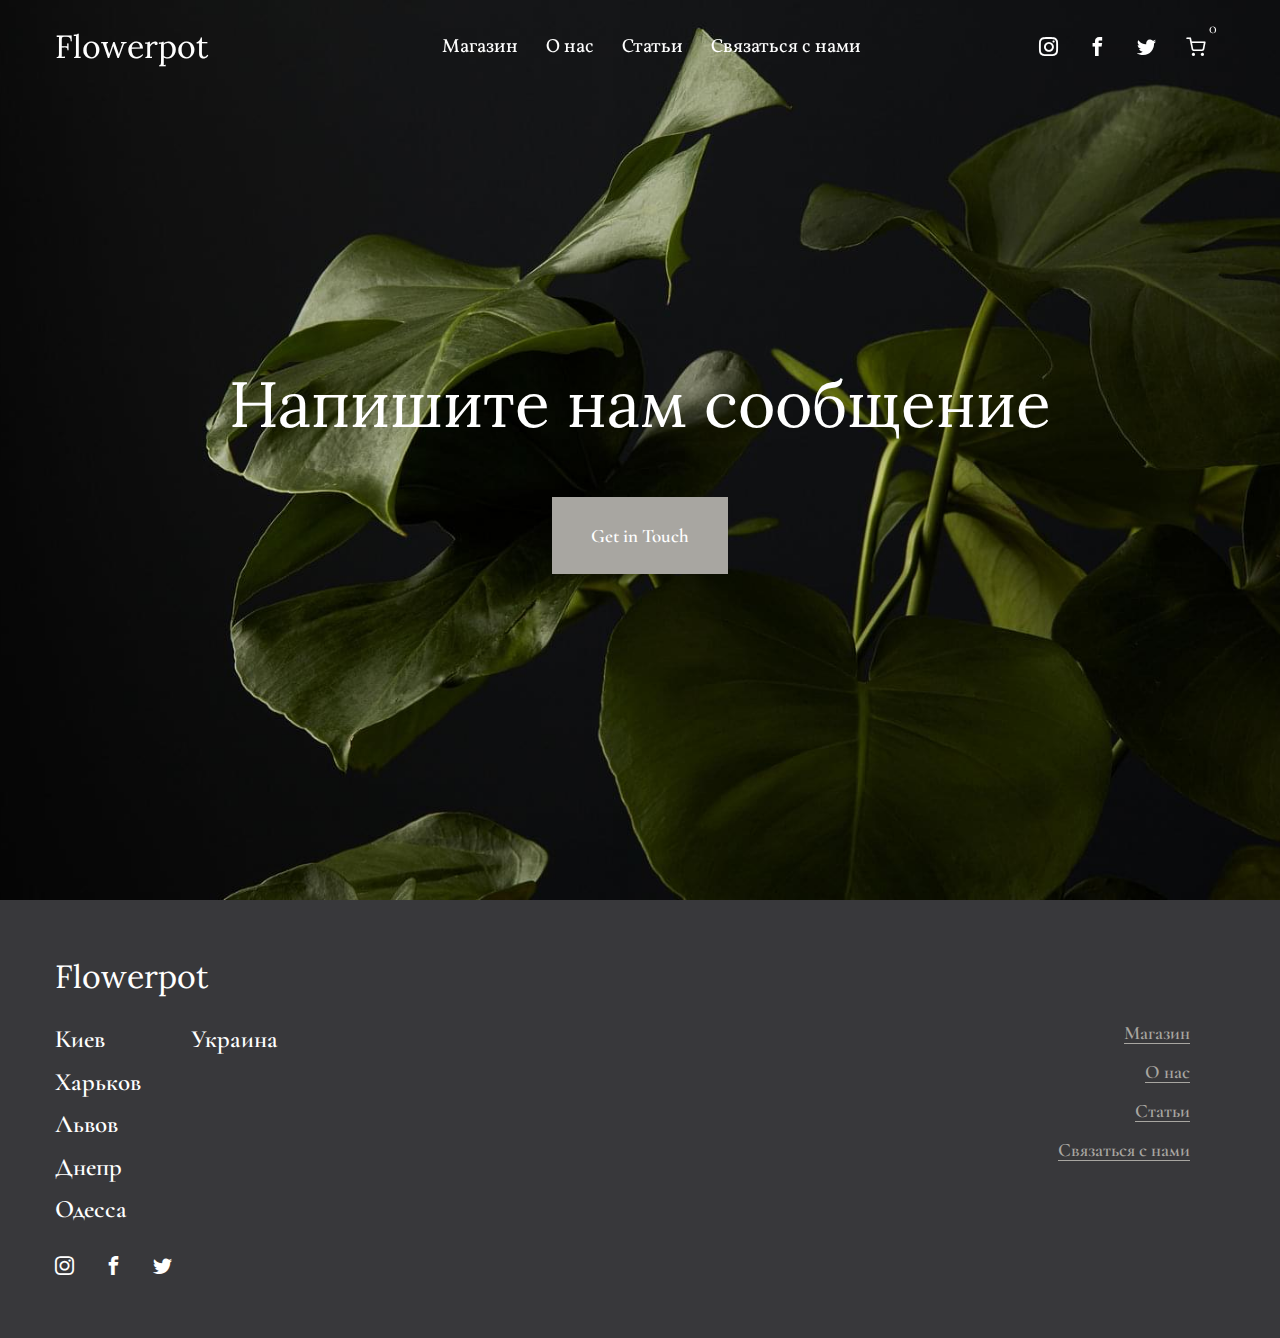
<file: index.html>
<!DOCTYPE html>
<html lang="en">
<head>
    <meta charset="UTF-8">
    <meta http-equiv="X-UA-Compatible" content="IE=edge">
    <meta name="viewport" content="width=device-width, initial-scale=1.0">
    <link rel="stylesheet" href="fonts/icomoon1/style.css">
    <link href="https://fonts.googleapis.com/css2?family=Lora:wght@400;500;600;700&display=swap" rel="stylesheet">
    <link href="https://fonts.googleapis.com/css2?family=Vollkorn:wght@400;500;600;700&display=swap" rel="stylesheet">
    <link href="https://fonts.googleapis.com/css2?family=Cormorant+Garamond:wght@400;500;600;700&display=swap" rel="stylesheet">
    <link rel="stylesheet" href="css/style-contact.css">
    <title>Document</title>
</head>
<body>
    <div class="wrapper">
        
        <div class="menu-body">
            <div class="menu-body-container">
            </div>
        </div>
        <main class="main">
            <div class="header">
                <div class="header-container">
                    <div class="menu-icon">
                        <span></span>
                    </div>
                    <div class="header-logo">
                        <a href="#" class="header-logo-a">Flowerpot</a>
                    </div>
                    <nav class="header-navigation _anim-items _anim-initial" data-da=".menu-body-container,768,0">
                        <ul class="header-navigation-ul">
                            <li class="header-navigation-li">
                                <a href="#" class="header-navigation-a">Магазин</a>
                            </li>
                            <li class="header-navigation-li">
                                <a href="#" class="header-navigation-a">О нас</a>
                            </li>
                            <li class="header-navigation-li">
                                <a href="#" class="header-navigation-a">Статьи</a>
                            </li>
                            <li class="header-navigation-li">
                                <a href="#" class="header-navigation-a">Связаться с нами</a>
                            </li>
                        </ul>
                    </nav>
                    <div class="header-right">
                        <nav class="header-networks _anim-items _anim-initial" data-da=".menu-body-container,768,1">
                            <ul class="header-networks-ul">
                                <li class="header-networks-li">
                                    <a href="#" class="header-networks-a icon-instagram"></a>
                                </li>
                                <li class="header-networks-li">
                                    <a href="#" class="header-networks-a icon-facebook"></a>
                                </li>
                                <li class="header-networks-li">
                                    <a href="#" class="header-networks-a icon-twitter"></a>
                                </li>
                            </ul>
                        </nav>
                        <div class="header-basket">
                            <a href="#" class="header-basket-icon icon-shopping-cart"></a>
                            <div class="header-basket-count">
                                <span>0</span>
                            </div>
                        </div>
                    </div>
                </div>       
            </div>
           <div class="block1 ibg">
               <picture><source srcset="img/img-contact/img-bacground.webp" type="image/webp"><img src="img/img-contact/img-bacground.jpg" class="ibg-img" alt=""></picture>
               <div class="block1-container">
                    <div class="block1-title">Напишите нам сообщение</div>
                    <button class="block1-button">Get in Touch</button>
               </div>
           </div>
           <div class="popup">
               <div class="popup-body">
                   <div class="popup-content">
                       <div class="popup-top">
                            <div class="popup-title">Связаться с нами</div>
                            <a href="#" class="popup-close">&times;</a>
                       </div>
                       
                       <form action="#" class="popup-form">
                           <div class="inputs-name">
                               <div class="inputs-name-title">Имя/Фамилия *</div>
                               <div class="inputs-name-place">
                                   <div class="input-name-container">
                                        <div class="input-border">
                                            <input class="input-name-item"/>
                                        </div>
                                       <span class="span-name">Ваше имя</span>
                                   </div>
                                   <div class="input-name-container">
                                    <div class="input-border">
                                        <input class="input-name-item"/>
                                    </div>
                                    <span class="span-name">Ваша фамилия</span>
                                </div>
                               </div>
                           </div>
                           <div class="input-email-container">
                                <div class="inputs-name-title">Ваш email *</div>
                                <div class="input-border">
                                    <input type="email" class="input-name-item input-email-item"/>
                                </div>    
                           </div>
                            <div class="input-message-container">
                                <div class="inputs-name-title">Ваше сообщение *</div>
                                <div class="input-border">
                                    <textarea class="textarea-message input-name-item"></textarea>
                                </div>
                            </div>
                            <button  class="form-button">Отправить</button>
                       </form>
                   </div>
               </div>
           </div>
        </main>
        <footer class="footer">
            <div class="footer-container">
                <div class="header-logo footer-logo">
                    <a class="header-logo-a">Flowerpot</a>
                </div>
                <div class="footer-center">
                    <div class="footer-left">
                        <div class="footer-location">
                            <div class="footer-cities">
                                <div class="footer-city">Киев</div>
                                <div class="footer-city">Харьков</div>
                                <div class="footer-city">Львов</div>
                                <div class="footer-city">Днепр</div>
                                <div class="footer-city">Одесса</div>
                            </div>
                            <div class="footer-Ukraine">Украина</div>
                        </div>
                        <nav class="header-networks footer-networks">
                            <ul class="header-networks-ul footer-networks-ul">
                                <li class="header-networks-li">
                                    <a class="header-networks-a icon-instagram"></a>
                                </li>
                                <li class="header-networks-li">
                                    <a class="header-networks-a icon-facebook"></a>
                                </li>
                                <li class="header-networks-li">
                                    <a class="header-networks-a icon-twitter"></a>
                                </li>
                            </ul>
                        </nav>
                    </div>
                    <div class="footer-right">
                        <nav class="footer-navigation">
                            <ul class="footer-navigation-ul">
                                <li class="footer-navigation-li">
                                    <a class="footer-navigation-a">Магазин</a>
                                </li>
                                <li class="footer-navigation-li">
                                    <a class="footer-navigation-a">О нас</a>
                                </li>
                                <li class="footer-navigation-li">
                                    <a class="footer-navigation-a">Статьи</a>
                                </li>
                                <li class="footer-navigation-li">
                                    <a class="footer-navigation-a">Связаться с нами</a>
                                </li>
                            </ul>
                        </nav>
                    </div>
                </div>
            </div>
        </footer>
    </div>
    <script src="js/app-contact.js"></script>
</body>
</html>
</file>
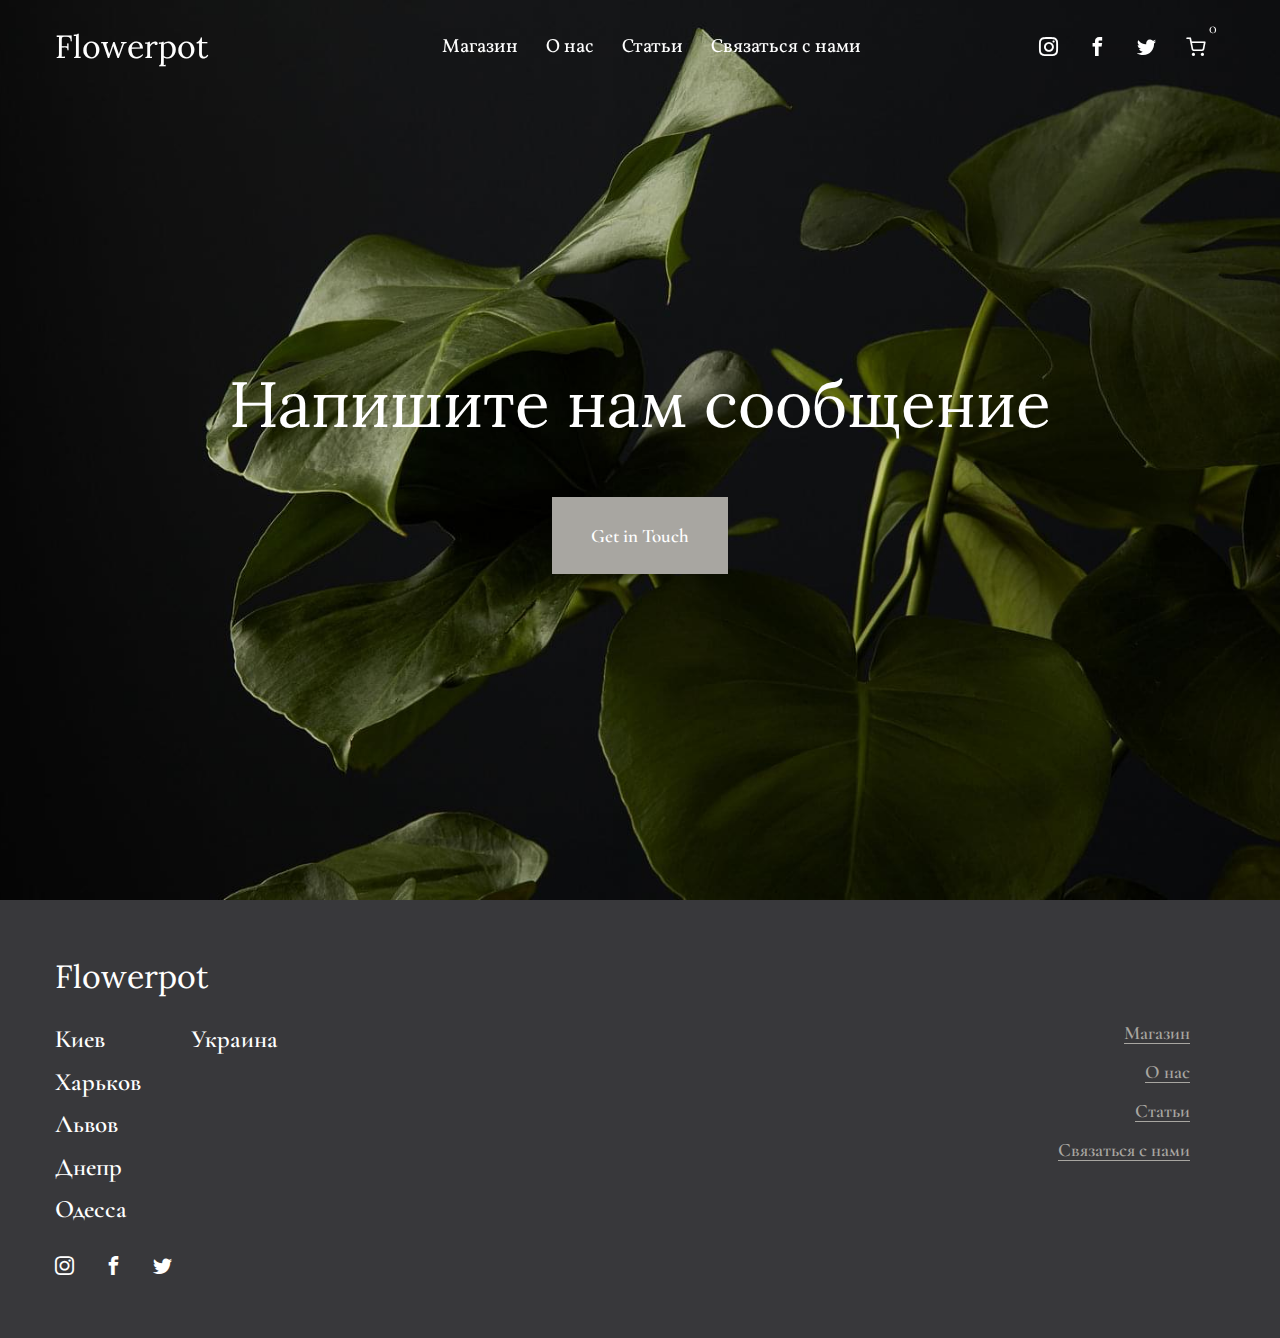
<file: contact.html>
<!DOCTYPE html>
<html lang="en">
<head>
    <meta charset="UTF-8">
    <meta http-equiv="X-UA-Compatible" content="IE=edge">
    <meta name="viewport" content="width=device-width, initial-scale=1.0">
    <link rel="stylesheet" href="fonts/icomoon1/style.css">
    <link href="https://fonts.googleapis.com/css2?family=Lora:wght@400;500;600;700&display=swap" rel="stylesheet">
    <link href="https://fonts.googleapis.com/css2?family=Vollkorn:wght@400;500;600;700&display=swap" rel="stylesheet">
    <link href="https://fonts.googleapis.com/css2?family=Cormorant+Garamond:wght@400;500;600;700&display=swap" rel="stylesheet">
    <link rel="stylesheet" href="css/style-contact.css">
    <title>Document</title>
</head>
<body>
    <div class="wrapper">
        
        <div class="menu-body">
            <div class="menu-body-container">
            </div>
        </div>
        <main class="main">
            <div class="header">
                <div class="header-container">
                    <div class="menu-icon">
                        <span></span>
                    </div>
                    <div class="header-logo">
                        <a href="/index.html" class="header-logo-a">Flowerpot</a>
                    </div>
                    <nav class="header-navigation _anim-items _anim-initial" data-da=".menu-body-container,768,0">
                        <ul class="header-navigation-ul">
                            <li class="header-navigation-li">
                                <a href="/shop.html" class="header-navigation-a">Магазин</a>
                            </li>
                            <li class="header-navigation-li">
                                <a href="/story.html" class="header-navigation-a">О нас</a>
                            </li>
                            <li class="header-navigation-li">
                                <a href="/journal.html" class="header-navigation-a">Статьи</a>
                            </li>
                            <li class="header-navigation-li">
                                <a href="/contact.html" class="header-navigation-a">Связаться с нами</a>
                            </li>
                        </ul>
                    </nav>
                    <div class="header-right">
                        <nav class="header-networks _anim-items _anim-initial" data-da=".menu-body-container,768,1">
                            <ul class="header-networks-ul">
                                <li class="header-networks-li">
                                    <a href="#" class="header-networks-a icon-instagram"></a>
                                </li>
                                <li class="header-networks-li">
                                    <a href="#" class="header-networks-a icon-facebook"></a>
                                </li>
                                <li class="header-networks-li">
                                    <a href="#" class="header-networks-a icon-twitter"></a>
                                </li>
                            </ul>
                        </nav>
                        <div class="header-basket">
                            <a href="#" class="header-basket-icon icon-shopping-cart"></a>
                            <div class="header-basket-count">
                                <span>0</span>
                            </div>
                        </div>
                    </div>
                </div>       
            </div>
           <div class="block1 ibg">
               <picture><source srcset="img/img-contact/img-bacground.webp" type="image/webp"><img src="img/img-contact/img-bacground.jpg" class="ibg-img" alt=""></picture>
               <div class="block1-container">
                    <div class="block1-title">Напишите нам сообщение</div>
                    <button class="block1-button">Get in Touch</button>
               </div>
           </div>
           <div class="popup">
               <div class="popup-body">
                   <div class="popup-content">
                       <div class="popup-top">
                            <div class="popup-title">Связаться с нами</div>
                            <a href="#" class="popup-close">&times;</a>
                       </div>
                       
                       <form action="#" class="popup-form">
                           <div class="inputs-name">
                               <div class="inputs-name-title">Имя/Фамилия *</div>
                               <div class="inputs-name-place">
                                   <div class="input-name-container">
                                        <div class="input-border">
                                            <input class="input-name-item"/>
                                        </div>
                                       <span class="span-name">Ваше имя</span>
                                   </div>
                                   <div class="input-name-container">
                                    <div class="input-border">
                                        <input class="input-name-item"/>
                                    </div>
                                    <span class="span-name">Ваша фамилия</span>
                                </div>
                               </div>
                           </div>
                           <div class="input-email-container">
                                <div class="inputs-name-title">Ваш email *</div>
                                <div class="input-border">
                                    <input type="email" class="input-name-item input-email-item"/>
                                </div>    
                           </div>
                            <div class="input-message-container">
                                <div class="inputs-name-title">Ваше сообщение *</div>
                                <div class="input-border">
                                    <textarea class="textarea-message input-name-item"></textarea>
                                </div>
                            </div>
                            <button  class="form-button">Отправить</button>
                       </form>
                   </div>
               </div>
           </div>
        </main>
        <footer class="footer">
            <div class="footer-container">
                <div class="header-logo footer-logo">
                    <a class="header-logo-a">Flowerpot</a>
                </div>
                <div class="footer-center">
                    <div class="footer-left">
                        <div class="footer-location">
                            <div class="footer-cities">
                                <div class="footer-city">Киев</div>
                                <div class="footer-city">Харьков</div>
                                <div class="footer-city">Львов</div>
                                <div class="footer-city">Днепр</div>
                                <div class="footer-city">Одесса</div>
                            </div>
                            <div class="footer-Ukraine">Украина</div>
                        </div>
                        <nav class="header-networks footer-networks">
                            <ul class="header-networks-ul footer-networks-ul">
                                <li class="header-networks-li">
                                    <a class="header-networks-a icon-instagram"></a>
                                </li>
                                <li class="header-networks-li">
                                    <a class="header-networks-a icon-facebook"></a>
                                </li>
                                <li class="header-networks-li">
                                    <a class="header-networks-a icon-twitter"></a>
                                </li>
                            </ul>
                        </nav>
                    </div>
                    <div class="footer-right">
                        <nav class="footer-navigation">
                            <ul class="footer-navigation-ul">
                                <li class="footer-navigation-li">
                                    <a class="footer-navigation-a">Магазин</a>
                                </li>
                                <li class="footer-navigation-li">
                                    <a class="footer-navigation-a">О нас</a>
                                </li>
                                <li class="footer-navigation-li">
                                    <a class="footer-navigation-a">Статьи</a>
                                </li>
                                <li class="footer-navigation-li">
                                    <a class="footer-navigation-a">Связаться с нами</a>
                                </li>
                            </ul>
                        </nav>
                    </div>
                </div>
            </div>
        </footer>
    </div>
    <script src="js/app-contact.js"></script>
</body>
</html>
</file>
<file: fonts/icomoon1/style.css>
@font-face {
  font-family: 'icomoon1';
  src:  url('fonts/icomoon1.eot?fzxzox');
  src:  url('fonts/icomoon1.eot?fzxzox#iefix') format('embedded-opentype'),
    url('fonts/icomoon1.ttf?fzxzox') format('truetype'),
    url('fonts/icomoon1.woff?fzxzox') format('woff'),
    url('fonts/icomoon1.svg?fzxzox#icomoon1') format('svg');
  font-weight: normal;
  font-style: normal;
  font-display: block;
}

[class^="icon-"], [class*=" icon-"] {
  /* use !important to prevent issues with browser extensions that change fonts */
  font-family: 'icomoon1' !important;
  speak: never;
  font-style: normal;
  font-weight: normal;
  font-variant: normal;
  text-transform: none;
  line-height: 1;

  /* Better Font Rendering =========== */
  -webkit-font-smoothing: antialiased;
  -moz-osx-font-smoothing: grayscale;
}

.icon-twitter:before {
  content: "\ea96";
}
.icon-facebook:before {
  content: "\ea90";
}
.icon-instagram:before {
  content: "\ea92";
}
.icon-shopping-cart:before {
  content: "\e900";
}
</file>
<file: css/style-contact.css>
@charset "UTF-8";

/*Обнуление*/

* {
  padding: 0;
  /*Видаляємо всі відступи і межі*/
  margin: 0;
  /* - це звернення до всіх тегів на сторінці*/
  border: 0;
}

*,
*:before,
*:after {
  /*міняє пілрахунок ширини блока так щоб було зручніше верстати*/
  -webkit-box-sizing: border-box;
  box-sizing: border-box;
}

:focus,
:active {
  outline: none;
}

/*прибираємо лінії обводки в деяких браузерах*/

a:focus,
a:active {
  outline: none;
}

nav,
footer,
header,
aside {
  display: block;
}

/*перечисляємо деякі хтмл теги і додаємо їм значення блок, що робить їх блочними*/

html,
body {
  /*прирівнюємо поведінку шрифтів і елементів для різних браузерів*/
  height: 100%;
  width: 100%;
  font-size: 100%;
  line-height: 1;
  font-size: 14px;
  -ms-text-size-adjust: 100%;
  -moz-text-size-adjust: 100%;
  -webkit-text-size-adjust: 100%;
}

input,
button,
textarea {
  font-family: inherit;
}

/*наслідування сімейства шрифта*/

input::-ms-clear {
  display: none;
}

/*прибираєть хрестик в інтернет експлорері*/

button {
  cursor: pointer;
}

button::-moz-focus-inner {
  padding: 0;
  border: 0;
}

a,
a:visited {
  text-decoration: none;
}

a:hover {
  text-decoration: none;
}

ul li {
  list-style: none;
}

img {
  vertical-align: top;
}

h1,
h2,
h3,
h4,
h5,
h6 {
  font-size: inherit;
  font-weight: 400;
}

/*обнуляємо всі заголовки*/

/*--------------------*/

.ibg {
  background-position: center;
  background-size: cover;
  background-repeat: no-repeat;
  position: relative;
}

.ibg-img {
  width: 0;
  height: 0;
  position: absolute;
  top: 0;
  left: 0;
  opacity: 0;
  visibility: hidden;
}

/*--------------------*/

/*--------------------*/

body._lock {
  overflow: hidden;
}

.wrapper {
  min-height: 100vh;
  display: -webkit-box;
  display: -ms-flexbox;
  display: flex;
  -webkit-box-orient: vertical;
  -webkit-box-direction: normal;
      -ms-flex-direction: column;
          flex-direction: column;
}

.header {
  padding: 31px 0px;
  width: 100%;
  position: fixed;
  top: 0%;
  z-index: 110;
  -webkit-transition: top 0.3s ease-in-out;
  -o-transition: top 0.3s ease-in-out;
  transition: top 0.3s ease-in-out;
  -webkit-transition: background-color 0.4s ease-in-out;
  -o-transition: background-color 0.4s ease-in-out;
  transition: background-color 0.4s ease-in-out;
  background-color: rgba(0, 0, 0, 0);
}

.header.hide {
  top: -35%;
  -webkit-transition: top 0.6s ease-in-out;
  -o-transition: top 0.6s ease-in-out;
  transition: top 0.6s ease-in-out;
}

.header.blackBackground {
  background-color: rgba(0, 0, 0, 0.5);
}

.header-container {
  width: 1170px;
  margin: 0 auto;
  display: -webkit-box;
  display: -ms-flexbox;
  display: flex;
  -webkit-box-pack: justify;
      -ms-flex-pack: justify;
          justify-content: space-between;
  -webkit-box-align: center;
      -ms-flex-align: center;
          align-items: center;
}

.menu-icon {
  display: none;
}

.menu-icon span,
.menu-icon:before,
.menu-icon:after {
  left: 0;
  position: absolute;
  height: 10%;
  width: 100%;
  -webkit-transition: all 0.3s ease 0s;
  -o-transition: all 0.3s ease 0s;
  transition: all 0.3s ease 0s;
  background-color: #ffffff;
}

.menu-icon:before,
.menu-icon:after {
  content: "";
}

.menu-icon:before {
  top: 0;
}

.menu-icon:after {
  bottom: 0;
}

.menu-icon span {
  top: 50%;
  -webkit-transform: scale(1) translate(0px, -50%);
      -ms-transform: scale(1) translate(0px, -50%);
          transform: scale(1) translate(0px, -50%);
}

.menu-icon._active span {
  -webkit-transform: scale(0) translate(0px, -50%);
      -ms-transform: scale(0) translate(0px, -50%);
          transform: scale(0) translate(0px, -50%);
}

.menu-icon._active::before {
  top: 50%;
  -webkit-transform: rotate(45deg) translate(0px, -50%);
      -ms-transform: rotate(45deg) translate(0px, -50%);
          transform: rotate(45deg) translate(0px, -50%);
}

.menu-icon._active::after {
  bottom: 50%;
  -webkit-transform: rotate(-45deg) translate(0px, 50%);
      -ms-transform: rotate(-45deg) translate(0px, 50%);
          transform: rotate(-45deg) translate(0px, 50%);
}

.menu-body {
  position: fixed;
  width: 100%;
  height: 100%;
  background-color: #38383b;
  top: 100%;
  left: 0;
  z-index: 100;
  opacity: 0;
  -webkit-transition: opacity 1s;
  -o-transition: opacity 1s;
  transition: opacity 1s;
}

.menu-body._active {
  opacity: 1;
  -webkit-transition: opacity 1s;
  -o-transition: opacity 1s;
  transition: opacity 1s;
}

.menu-body.top-active {
  top: 0%;
}

.menu-body-container {
  height: 100%;
  margin-top: 94px;
  padding-bottom: 94px;
  display: -webkit-box;
  display: -ms-flexbox;
  display: flex;
  -webkit-box-orient: vertical;
  -webkit-box-direction: normal;
      -ms-flex-direction: column;
          flex-direction: column;
  -webkit-box-pack: justify;
      -ms-flex-pack: justify;
          justify-content: space-between;
  overflow: auto;
}

.header-logo-a {
  font-size: 32px;
  font-family: "Lora", serif;
  color: #ffffff;
}

.header-navigation-ul {
  display: -webkit-box;
  display: -ms-flexbox;
  display: flex;
  -webkit-box-pack: justify;
      -ms-flex-pack: justify;
          justify-content: space-between;
  margin-left: 55px;
}

.header-navigation-li {
  margin-right: 28px;
}

.header-navigation-li:last-child {
  margin-right: 0px;
}

.header-navigation-a {
  font-size: 19px;
  font-family: "Vollkorn", serif;
  color: #ffffff;
  padding-top: 5px;
  padding-bottom: 5px;
  border-bottom: 1px solid transparent;
}

.header-navigation-a._current {
  border-bottom: 1px solid #fff;
}

.header-right {
  display: -webkit-box;
  display: -ms-flexbox;
  display: flex;
}

.header-networks-ul {
  display: -webkit-box;
  display: -ms-flexbox;
  display: flex;
}

.header-networks-li {
  margin-right: 30px;
}

.header-networks-a {
  font-size: 19px;
  color: #ffffff;
}

.header-basket {
  position: relative;
  cursor: pointer;
  margin-right: 20px;
}

.header-basket-icon {
  font-size: 19px;
  color: #ffffff;
}

.header-basket-count {
  position: absolute;
  top: -80%;
  left: 120%;
}

.header-basket-count span {
  font-size: 16px;
  font-family: "Cormorant Garamond", serif;
  color: #ffffff;
}

._anim-items {
  -webkit-transform: translate(0, 50%);
      -ms-transform: translate(0, 50%);
          transform: translate(0, 50%);
  opacity: 0;
  -webkit-transition: all 0.6s ease 0s;
  -o-transition: all 0.6s ease 0s;
  transition: all 0.6s ease 0s;
}

._anim-items._active2 {
  -webkit-transform: translate(0px, 0px);
      -ms-transform: translate(0px, 0px);
          transform: translate(0px, 0px);
  opacity: 1;
}

._anim-initial {
  -webkit-transform: translate(0, 0%) !important;
      -ms-transform: translate(0, 0%) !important;
          transform: translate(0, 0%) !important;
  opacity: 1 !important;
}

.main {
  -webkit-box-flex: 1;
      -ms-flex: 1 1 auto;
          flex: 1 1 auto;
  background-color: #38383b;
}

.popup {
  position: fixed;
  width: 100%;
  height: 100%;
  background-color: rgba(0, 0, 0, 0.4);
  top: 0;
  left: 0;
  z-index: 120;
  opacity: 0;
  visibility: hidden;
  overflow-y: auto;
  overflow-x: hidden;
  -webkit-transition: all 0.8s ease 0s;
  -o-transition: all 0.8s ease 0s;
  transition: all 0.8s ease 0s;
}

.popup._open {
  opacity: 1;
  visibility: visible;
}

.popup-body {
  min-height: 100%;
  display: -webkit-box;
  display: -ms-flexbox;
  display: flex;
  -webkit-box-align: center;
      -ms-flex-align: center;
          align-items: center;
  -webkit-box-pack: center;
      -ms-flex-pack: center;
          justify-content: center;
  padding: 30px 30px;
}

.popup-content {
  width: 100%;
  max-width: 680px;
  background-color: #fff;
  padding: 40px;
}

.popup-top {
  display: -webkit-box;
  display: -ms-flexbox;
  display: flex;
  -webkit-box-pack: justify;
      -ms-flex-pack: justify;
          justify-content: space-between;
  -webkit-box-align: center;
      -ms-flex-align: center;
          align-items: center;
  margin-bottom: 55px;
}

.popup-title {
  font-size: 22px;
  font-family: "Lora", sans-serif;
  color: #333;
}

.popup-close {
  font-size: 32px;
  font-weight: 600;
  color: #333;
}

.inputs-name-title {
  font-size: 14px;
  font-family: "Lora", sans-serif;
  font-weight: 600;
  color: #333;
  margin-bottom: 10px;
}

.inputs-name-place {
  display: -webkit-box;
  display: -ms-flexbox;
  display: flex;
  -webkit-box-pack: justify;
      -ms-flex-pack: justify;
          justify-content: space-between;
  margin-bottom: 24px;
}

.input-name-container {
  width: 49%;
}

.input-name-item {
  display: block;
  width: 100%;
  height: 43px;
  border: 1px solid #ccc;
  margin-bottom: 7px;
  border-radius: 2px;
  padding: 12px;
  font-family: "Vollkorn", sans-serif;
}

.input-name-item.error {
  border: 1px solid rgb(235, 17, 17);
}

.input-name-item:focus {
  border: 1px solid #000000;
}

.span-name {
  font-size: 14px;
  font-family: "Lora", sans-serif;
  font-weight: 600;
  color: #333;
}

.input-email-container {
  margin-bottom: 24px;
}

.input-message-container {
  margin-bottom: 24px;
}

.textarea-message {
  width: 100%;
  height: 96px;
  padding: 12px;
  border: 1px solid #ccc;
  min-height: 100px;
  resize: vertical;
}

.form-button {
  padding: 0px 20px;
  height: 42px;
  background-color: #272727;
  color: #ffffff;
  font-size: 14px;
  font-family: "Helvetica Neue", Helvetica, Arial, sans-serif;
  display: block;
  margin: 0 auto;
}

.block1 {
  padding-top: 104px;
  padding-bottom: 64px;
  min-height: 100vh;
  display: -webkit-box;
  display: -ms-flexbox;
  display: flex;
  -webkit-box-orient: vertical;
  -webkit-box-direction: normal;
      -ms-flex-direction: column;
          flex-direction: column;
  -webkit-box-pack: center;
      -ms-flex-pack: center;
          justify-content: center;
}

.block1-container {
  width: 90%;
  margin: 0 auto;
  text-align: center;
  padding-left: 17px;
  padding-right: 17px;
}

.block1-title {
  font-size: 64px;
  font-family: "Lora", serif;
  color: #ffffff;
  margin-bottom: 55px;
  line-height: 1.2;
}

.block1-text {
  font-size: 19px;
  font-family: "Cormorant Garamond", serif;
  font-weight: 600;
  color: #ffffff;
  line-height: 1.6;
  margin: 0 auto;
  margin-bottom: 34px;
  width: 95%;
}

.block1-text._open {
  width: 98%;
}

.block1-button {
  width: 176px;
  height: 77px;
  background-color: #a8a6a1;
  font-size: 19px;
  font-family: "Cormorant Garamond", serif;
  font-weight: 600;
  color: #ffffff;
  -webkit-transition: 0.3s;
  -o-transition: 0.3s;
  transition: 0.3s;
}

.block1-button:hover {
  opacity: 0.8;
  -webkit-transition: 0.3s;
  -o-transition: 0.3s;
  transition: 0.3s;
}

.footer {
  background-color: #38383b;
  padding: 61px 0px;
}

.footer-container {
  width: 1170px;
  margin: 0 auto;
}

.footer-logo {
  margin-bottom: 30px;
}

.footer-center {
  display: -webkit-box;
  display: -ms-flexbox;
  display: flex;
  -webkit-box-pack: justify;
      -ms-flex-pack: justify;
          justify-content: space-between;
}

.footer-left {
  display: -webkit-box;
  display: -ms-flexbox;
  display: flex;
  -webkit-box-orient: vertical;
  -webkit-box-direction: normal;
      -ms-flex-direction: column;
          flex-direction: column;
  -webkit-box-pack: justify;
      -ms-flex-pack: justify;
          justify-content: space-between;
}

.footer-location {
  font-size: 25px;
  font-family: "Cormorant Garamond", serif;
  font-weight: 600;
  line-height: 1.3;
  color: #fff;
  display: -webkit-box;
  display: -ms-flexbox;
  display: flex;
}

.footer-cities {
  margin-bottom: 30px;
  margin-right: 50px;
}

.footer-city:not(:last-child) {
  margin-bottom: 10px;
}

.footer-right {
  display: -webkit-box;
  display: -ms-flexbox;
  display: flex;
  -webkit-box-pack: justify;
      -ms-flex-pack: justify;
          justify-content: space-between;
}

.footer-navigation:first-child {
  margin-right: 35px;
}

.footer-navigation-ul {
  text-align: right;
}

.footer-networks-ul {
  -webkit-box-pack: start;
      -ms-flex-pack: start;
          justify-content: flex-start;
}

.footer-navigation-li {
  margin-bottom: 20px;
}

.footer-navigation-li:last-child {
  margin-bottom: 0px;
}

.footer-navigation-a {
  display: block;
  font-size: 19px;
  font-family: "Cormorant Garamond", serif;
  font-weight: 600;
  color: #a8a6a1;
  text-decoration: underline;
  -webkit-text-decoration-line: underline;
          text-decoration-line: underline;
  -webkit-text-decoration-style: solid;
          text-decoration-style: solid;
  -webkit-text-decoration-color: currentColor;
          text-decoration-color: currentColor;
  text-decoration-thickness: 1px;
  text-underline-offset: 0.2em;
  -webkit-text-decoration-skip: auto;
          text-decoration-skip: auto;
  -webkit-text-decoration-skip: ink;
          text-decoration-skip-ink: auto;
}

.footer-navigation-a:hover {
  text-decoration: underline;
  -webkit-text-decoration-line: underline;
          text-decoration-line: underline;
  -webkit-text-decoration-style: solid;
          text-decoration-style: solid;
  -webkit-text-decoration-color: currentColor;
          text-decoration-color: currentColor;
  text-decoration-thickness: 1px;
  text-underline-offset: 0.2em;
  -webkit-text-decoration-skip: auto;
          text-decoration-skip: auto;
  -webkit-text-decoration-skip: ink;
          text-decoration-skip-ink: auto;
}

@media (max-width: 1200px) {
  .header-container {
    width: 95%;
  }

  .footer-container {
    width: 90%;
  }
}

@media (max-width: 992px) {
  .header-navigation-ul {
    margin-left: 10px;
  }

  .header-navigation-li {
    margin-right: 18px;
  }

  .header-networks-li {
    margin-right: 14px;
  }

  .block1-title {
    font-size: 52px;
  }
}

@media (max-width: 767px) {
  .menu-icon {
    z-index: 5;
    display: block;
    position: relative;
    width: 30px;
    height: 18px;
    cursor: pointer;
  }

  .header-navigation-ul {
    -webkit-box-orient: vertical;
    -webkit-box-direction: normal;
        -ms-flex-direction: column;
            flex-direction: column;
    -webkit-box-align: center;
        -ms-flex-align: center;
            align-items: center;
    margin-left: 0px;
  }

  .header-navigation-li {
    margin: 17px 0px;
  }

  .header-navigation-a {
    font-size: 25px;
  }

  .header-networks {
    margin: 17px 0px 48px 0px;
  }

  .header-networks-ul {
    -webkit-box-pack: center;
        -ms-flex-pack: center;
            justify-content: center;
  }

  .header-networks-li {
    margin-right: 30px;
  }

  .header-networks-li:last-child {
    margin-right: 0px;
  }

  .header-networks-a {
    font-size: 21px;
  }

  .footer-networks {
    margin: 17px 0 0px 0;
  }

  .footer-networks-ul {
    -webkit-box-pack: start;
        -ms-flex-pack: start;
            justify-content: flex-start;
  }
}

@media (max-width: 576px) {
  .inputs-name-place {
    -webkit-box-orient: vertical;
    -webkit-box-direction: normal;
        -ms-flex-direction: column;
            flex-direction: column;
  }

  .input-name-container {
    width: 100%;
  }

  .input-name-container:first-child {
    margin-bottom: 24px;
  }

  .block1-title {
    font-size: 40px;
  }

  .footer-center {
    -webkit-box-orient: vertical;
    -webkit-box-direction: normal;
        -ms-flex-direction: column;
            flex-direction: column;
  }

  .footer-left {
    margin-bottom: 50px;
  }

  .footer-navigation-ul {
    text-align: left;
  }
}

@media (max-width: 450px) {
  .block1-title {
    font-size: 26px;
  }
}

@media (max-width: 350px) {
  .popup-body {
    padding: 30px 10px;
  }

  .popup-content {
    padding: 30px 20px;
  }

  .popup-title {
    font-size: 16px;
  }
}
</file>
